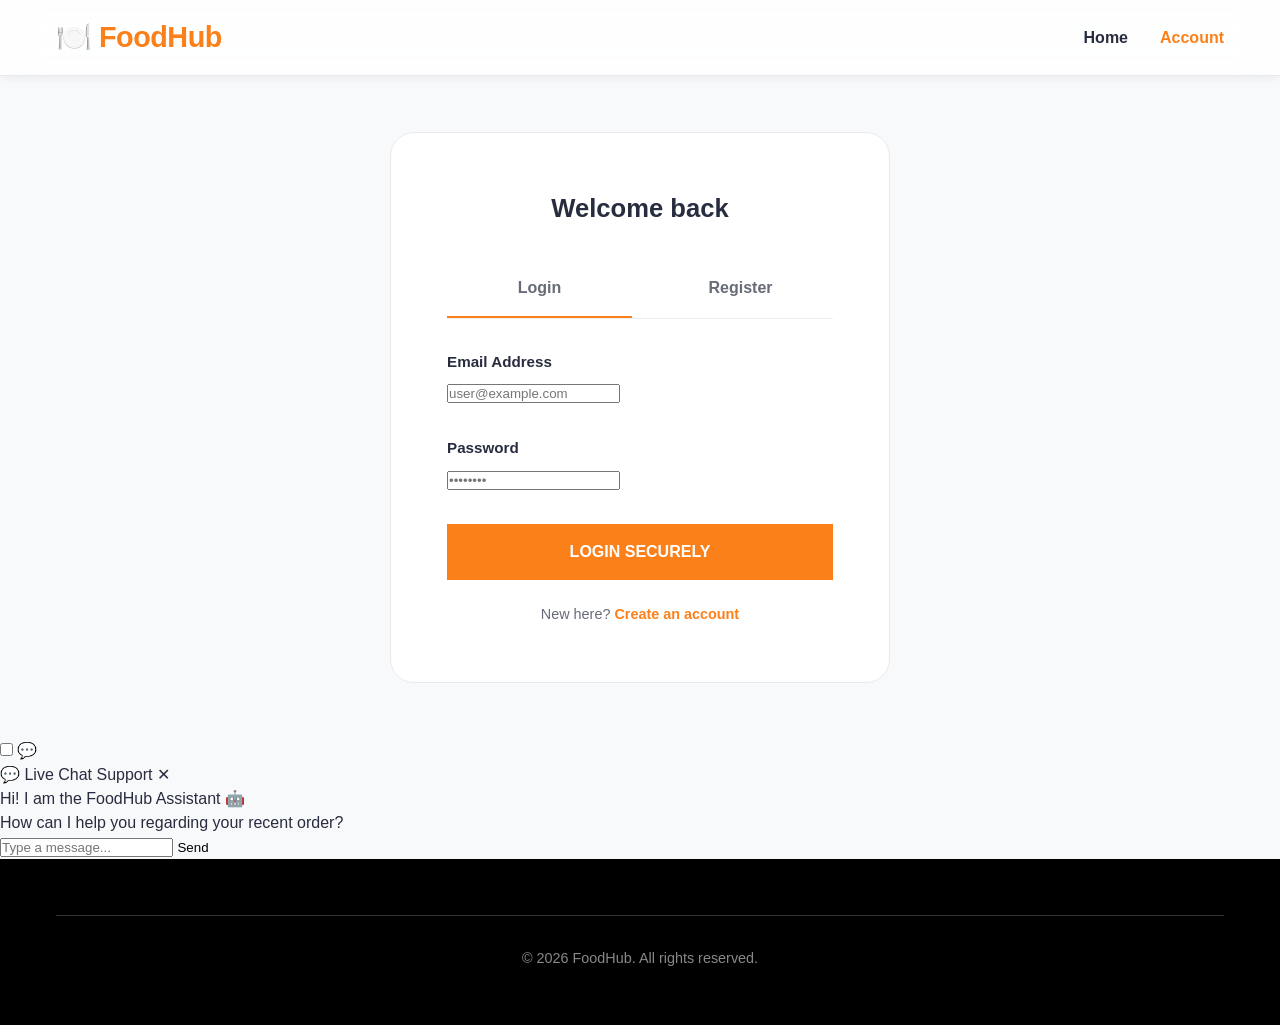
<file: account.html>
<!DOCTYPE html>
<html lang="en">

<head>
    <meta charset="UTF-8">
    <meta name="viewport" content="width=device-width, initial-scale=1.0">
    <title>My Account - FoodHub</title>
    <link rel="stylesheet" href="style.css">
</head>

<body>
    <!-- Header Section -->
    <header class="header">
        <div class="container">
            <div class="header-content">
                <div class="logo">
                    <a href="index.html">
                        🍽️ FoodHub
                    </a>
                </div>
                <nav class="nav-menu">
                    <a href="index.html" class="nav-link">Home</a>
                    <a href="account.html" class="nav-link active">Account</a>
                </nav>
            </div>
        </div>
    </header>

    <!-- Account Details -->
    <main class="container">
        <!-- Auth Section Wrapper (Can mock login vs dashboard with simple CSS) -->
        <input type="checkbox" id="logged-in" style="display:none;" class="auth-toggle">

        <!-- Not logged in view (Auth tabs) -->
        <div class="auth-container reveal"
            style="max-width: 500px; margin: var(--space-2xl) auto; background: var(--bg-card); padding: var(--space-2xl); border-radius: var(--radius-xl); border: 1px solid var(--border);">
            <h2 class="section-title" style="text-align: center; margin-bottom: var(--space-xl); padding-left: 0;">
                Welcome back</h2>

            <input type="radio" name="auth-tab" id="auth-login" class="tab-radio" checked style="display:none;">
            <input type="radio" name="auth-tab" id="auth-register" class="tab-radio" style="display:none;">

            <div class="auth-tabs"
                style="display:flex; gap: var(--space-md); margin-bottom: var(--space-xl); border-bottom: 1px solid var(--divider);">
                <label for="auth-login" class="auth-tab-label"
                    style="flex:1; text-align:center; padding: var(--space-md); cursor:pointer; font-weight:700; color: var(--text-muted); transition: var(--transition-base);">Login</label>
                <label for="auth-register" class="auth-tab-label"
                    style="flex:1; text-align:center; padding: var(--space-md); cursor:pointer; font-weight:700; color: var(--text-muted); transition: var(--transition-base);">Register</label>
            </div>

            <style>
                #auth-login:checked~.auth-tabs [for="auth-login"],
                #auth-register:checked~.auth-tabs [for="auth-register"] {
                    color: var(--primary);
                    border-bottom: 2px solid var(--primary);
                }

                .auth-form {
                    display: none;
                    animation: fadeInUp 0.4s ease;
                }

                #auth-login:checked~#form-login {
                    display: block;
                }

                #auth-register:checked~#form-register {
                    display: block;
                }
            </style>

            <!-- Login Form -->
            <div class="auth-form" id="form-login">
                <div class="form-group">
                    <label>Email Address</label>
                    <input type="email" placeholder="user@example.com" required>
                </div>
                <div class="form-group">
                    <label>Password</label>
                    <input type="password" placeholder="••••••••" required>
                </div>
                <label for="logged-in" class="checkout-btn" style="cursor:pointer;"
                    onclick="setTimeout(function(){window.scrollTo(0,0);}, 50);">
                    Login Securely
                </label>
                <p style="text-align: center; margin-top: 1.5rem; font-size: 0.9rem; color: var(--text-muted);">
                    New here? <label for="auth-register"
                        style="color: var(--primary); cursor: pointer; font-weight: 700;">Create an account</label>
                </p>
            </div>

            <!-- Register Form -->
            <div class="auth-form" id="form-register">
                <div class="form-group">
                    <label>Full Name</label>
                    <input type="text" placeholder="John Doe" required>
                </div>
                <div class="form-group">
                    <label>Email Address</label>
                    <input type="email" placeholder="user@example.com" required>
                </div>
                <div class="form-group">
                    <label>Password</label>
                    <input type="password" placeholder="••••••••" required>
                </div>
                <label for="auth-login" class="checkout-btn" style="background:var(--secondary); cursor: pointer;">
                    Create Account
                </label>
                <p style="text-align: center; margin-top: 1.5rem; font-size: 0.9rem; color: var(--text-muted);">
                    Already have an account? <label for="auth-login"
                        style="color: var(--primary); cursor: pointer; font-weight: 700;">Sign in</label>
                </p>
            </div>
        </div>

        <!-- Logged in view (Dashboard) -->
        <style>
            .auth-container {
                display: block;
            }

            .dashboard-container {
                display: none;
            }

            #logged-in:checked~.auth-container {
                display: none;
            }

            #logged-in:checked~.dashboard-container {
                display: block;
                animation: slideInCart 0.4s ease;
            }

            /* Simple Toggle styling */
            .toggle-switch {
                position: relative;
                display: inline-block;
                width: 50px;
                height: 24px;
            }

            .toggle-switch input {
                opacity: 0;
                width: 0;
                height: 0;
            }

            .slider {
                position: absolute;
                cursor: pointer;
                top: 0;
                left: 0;
                right: 0;
                bottom: 0;
                background-color: #ccc;
                transition: .4s;
                border-radius: 24px;
            }

            .slider:before {
                position: absolute;
                content: "";
                height: 18px;
                width: 18px;
                left: 3px;
                bottom: 3px;
                background-color: white;
                transition: .4s;
                border-radius: 50%;
            }

            input:checked+.slider {
                background-color: var(--success);
            }

            input:checked+.slider:before {
                transform: translateX(26px);
            }
        </style>

        <div class="dashboard-container reveal">
            <h2 class="section-title">My Account</h2>

            <div class="account-container">
                <!-- CSS Hidden Radios for Account Tabs -->
                <input type="radio" name="acc-tab" id="tab-profile" class="tab-radio" checked style="display:none;">
                <input type="radio" name="acc-tab" id="tab-orders" class="tab-radio" style="display:none;">
                <input type="radio" name="acc-tab" id="tab-addresses" class="tab-radio" style="display:none;">
                <input type="radio" name="acc-tab" id="tab-favorites" class="tab-radio" style="display:none;">
                <input type="radio" name="acc-tab" id="tab-smart" class="tab-radio" style="display:none;">

                <!-- Sidebar Navigation -->
                <div class="account-sidebar">
                    <label for="tab-profile" class="tab-label">👤 Profile Settings</label>
                    <label for="tab-orders" class="tab-label">📦 Order History</label>
                    <label for="tab-addresses" class="tab-label">📍 Saved Addresses</label>
                    <label for="tab-favorites" class="tab-label">❤️ Favorite Restaurants</label>
                    <label for="tab-smart" class="tab-label">🌟 Smart Features</label>
                    <label for="logged-in" class="tab-label"
                        style="color:var(--error); margin-top:10px; opacity:0.8;">🚪 Logout</label>
                </div>

                <!-- Tab Contents -->
                <div class="account-content">

                    <!-- Profile Tab -->
                    <div class="tab-content" id="content-profile">
                        <h3>Profile Settings</h3>
                        <p style="color:var(--light-text); margin-bottom:var(--spacing-md)">Manage your personal
                            information.</p>
                        <div class="form-group">
                            <label>Name</label>
                            <input type="text" value="Ankit Sharma">
                        </div>
                        <div class="form-group">
                            <label>Email</label>
                            <input type="email" value="ankit@example.com">
                        </div>
                        <div class="form-group">
                            <label>Phone</label>
                            <input type="tel" value="+1 234 567 8900">
                        </div>
                        <button class="checkout-btn" style="width:auto; margin-top:var(--spacing-sm);">Save
                            Updates</button>
                    </div>

                    <!-- Orders Tab -->
                    <div class="tab-content" id="content-orders">
                        <h3>Order History</h3>
                        <p style="color:var(--light-text); margin-bottom:var(--spacing-md)">View your past orders.</p>
                        <div
                            style="border:1px solid var(--border-color); padding:var(--spacing-md); border-radius:var(--radius-md); margin-bottom:10px;">
                            <div style="display:flex; justify-content:space-between; margin-bottom:5px;">
                                <b>Order #FH84920</b>
                                <span style="color:var(--success); font-weight:bold;">Delivered</span>
                            </div>
                            <div style="font-size:0.9rem; color:var(--light-text); margin-bottom:10px;">Oct 24, 2026 -
                                1x Margherita Pizza</div>
                            <div style="display:flex; justify-content:space-between; align-items:center;">
                                <b>₹299</b>
                                <button
                                    style="padding:6px 12px; background:var(--primary-color); color:var(--white); border:none; border-radius:var(--radius-sm); cursor:pointer;">Reorder</button>
                            </div>
                        </div>

                        <div
                            style="border:1px solid var(--border-color); padding:var(--spacing-md); border-radius:var(--radius-md);">
                            <div style="display:flex; justify-content:space-between; margin-bottom:5px;">
                                <b>Order #FH81234</b>
                                <span style="color:var(--success); font-weight:bold;">Delivered</span>
                            </div>
                            <div style="font-size:0.9rem; color:var(--light-text); margin-bottom:10px;">Oct 21, 2026 -
                                2x Chicken Burger</div>
                            <div style="display:flex; justify-content:space-between; align-items:center;">
                                <b>₹398</b>
                                <button
                                    style="padding:6px 12px; background:var(--primary-color); color:var(--white); border:none; border-radius:var(--radius-sm); cursor:pointer;">Reorder</button>
                            </div>
                        </div>
                    </div>

                    <!-- Addresses Tab -->
                    <div class="tab-content" id="content-addresses">
                        <h3>Saved Addresses</h3>
                        <p style="color:var(--light-text); margin-bottom:var(--spacing-md)">Where do you want your food
                            delivered?</p>
                        <div
                            style="border:1px solid var(--border-color); padding:var(--spacing-md); border-radius:var(--radius-md); margin-bottom:10px; display:flex; justify-content:space-between; align-items:flex-start;">
                            <div>
                                <b style="display:block; margin-bottom:5px;">🏠 Home</b>
                                <div style="font-size:0.9rem; color:var(--light-text);">123 Main St, Apartment 4B<br>New
                                    York, NY 10001</div>
                            </div>
                            <button style="border:none; background:none; cursor:pointer;">✏️</button>
                        </div>
                        <button class="checkout-btn"
                            style="width:auto; margin-top:var(--spacing-sm); background:var(--white); color:var(--primary-color); border:2px solid var(--primary-color);">+
                            Add New Address</button>
                    </div>

                    <!-- Favorites Tab -->
                    <div class="tab-content" id="content-favorites">
                        <h3>Favorite Restaurants</h3>
                        <p style="color:var(--light-text); margin-bottom:var(--spacing-md)">Your go-to places for
                            delicious meals.</p>
                        <div
                            style="display:flex; align-items:center; gap:var(--spacing-md); border:1px solid var(--border-color); padding:var(--spacing-md); border-radius:var(--radius-md); margin-bottom:10px;">
                            <div style="font-size:2rem;">🍕</div>
                            <div style="flex:1;">
                                <h4 style="margin:0;">Pizza Paradise</h4>
                                <div style="font-size:0.8rem; color:var(--light-text);">Italian • 4.5 ⭐</div>
                            </div>
                            <button
                                style="border:none; color:var(--danger); cursor:pointer; font-size:1.2rem; background:none;">❤️</button>
                        </div>
                        <div
                            style="display:flex; align-items:center; gap:var(--spacing-md); border:1px solid var(--border-color); padding:var(--spacing-md); border-radius:var(--radius-md); margin-bottom:10px;">
                            <div style="font-size:2rem;">🍔</div>
                            <div style="flex:1;">
                                <h4 style="margin:0;">Burger Queen</h4>
                                <div style="font-size:0.8rem; color:var(--light-text);">Fast Food • 4.2 ⭐</div>
                            </div>
                            <button
                                style="border:none; color:var(--danger); cursor:pointer; font-size:1.2rem; background:none;">❤️</button>
                        </div>
                    </div>

                    <!-- Smart Features Tab -->
                    <div class="tab-content" id="content-smart">
                        <h3>🌟 Smart Features</h3>
                        <p style="color:var(--light-text); margin-bottom:var(--spacing-md)">Personalize your FoodHub
                            experience.</p>

                        <div
                            style="display:flex; justify-content:space-between; align-items:center; margin-bottom:20px; padding-bottom:15px; border-bottom:1px solid var(--border-color);">
                            <div>
                                <b style="display:block;">🔔 Push Notifications</b>
                                <span style="font-size:0.9rem; color:var(--light-text);">Get live updates on order
                                    status</span>
                            </div>
                            <label class="toggle-switch">
                                <input type="checkbox" checked>
                                <span class="slider"></span>
                            </label>
                        </div>

                        <div
                            style="display:flex; justify-content:space-between; align-items:center; margin-bottom:20px; padding-bottom:15px; border-bottom:1px solid var(--border-color);">
                            <div>
                                <b style="display:block;">🌱 Veg-Only Mode</b>
                                <span style="font-size:0.9rem; color:var(--light-text);">Hide all non-vegetarian items
                                    across the app</span>
                            </div>
                            <label class="toggle-switch">
                                <input type="checkbox">
                                <span class="slider"></span>
                            </label>
                        </div>

                        <div style="margin-top:20px;">
                            <b>🤖 AI Recommendations</b>
                            <div style="font-size:0.9rem; color:var(--light-text); margin-bottom:10px;">Based on your
                                past 5 orders, AI suggests you might like:</div>

                            <div
                                style="background:linear-gradient(135deg, rgba(252,128,25,0.1), rgba(96,178,70,0.1)); padding:var(--spacing-md); border-radius:var(--radius-md); border:1px dashed var(--primary-color);">
                                <h4 style="margin:0; color:var(--primary-color);">Gourmet Veggie Pizza</h4>
                                <p style="font-size:0.9rem; margin:5px 0;">Matches your preference for <b>Italian</b>
                                    and <b>Vegetarian</b>.</p>
                                <button class="checkout-btn"
                                    style="width:auto; padding:6px 12px; font-size:0.9rem;">View Item</button>
                            </div>
                        </div>

                    </div>
                </div>
            </div>
        </div>
    </main>

    <!-- Chat Support Widget -->
    <!-- Hidden toggle -->
    <input type="checkbox" id="chat-toggle" class="chat-widget-toggle">

    <!-- Floating button -->
    <label for="chat-toggle" class="chat-btn">💬</label>

    <!-- Chat Interface -->
    <div class="chat-box">
        <div class="chat-header">
            <span>💬 Live Chat Support</span>
            <label for="chat-toggle" style="cursor:pointer;">✕</label>
        </div>
        <div class="chat-body" id="chat-body">
            <div class="chat-msg msg-ai">
                Hi! I am the FoodHub Assistant 🤖<br>How can I help you regarding your recent order?
            </div>
            <!-- Dynamic msgs can be added here with JS, but static for now -->
        </div>
        <div class="chat-footer">
            <input type="text" id="chat-input" placeholder="Type a message..." onkeypress="handleChatEnter(event)">
            <button onclick="sendMessage()">Send</button>
        </div>
    </div>

    <!-- Footer -->
    <footer class="footer">
        <div class="container">
            <div class="footer-bottom">
                <p>&copy; 2026 FoodHub. All rights reserved.</p>
            </div>
        </div>
    </footer>

    <script>
        // Chat Bot Functionality
        const aiResponses = [
            "I'm sorry, I didn't quite catch that. Could you rephrase?",
            "Your order is currently being prepared and will be out for delivery soon!",
            "I can help you track your order or issue a refund. What would you like to do?",
            "If your food arrived cold, we deeply apologize. I have added a ₹50 coupon to your account!",
            "The delivery partner is 5 minutes away from your location.",
            "Our support agents are currently busy. Is there anything else I can help you with?",
            "I'm just a demo bot, but in a real app I would process your request instantly! 🍔"
        ];

        function sendMessage() {
            const inputField = document.getElementById('chat-input');
            const message = inputField.value.trim();
            const chatBody = document.getElementById('chat-body');

            if (message === '') return;

            // 1. Add User Message
            const userMsgDiv = document.createElement('div');
            userMsgDiv.className = 'chat-msg';
            userMsgDiv.style.alignSelf = 'flex-end';
            userMsgDiv.style.backgroundColor = 'var(--primary-color)';
            userMsgDiv.style.color = 'var(--white)';
            userMsgDiv.style.borderBottomRightRadius = '2px';
            userMsgDiv.textContent = message;
            chatBody.appendChild(userMsgDiv);

            // Clear input and scroll down
            inputField.value = '';
            chatBody.scrollTop = chatBody.scrollHeight;

            // 2. Simulate AI Typing delay and Response
            setTimeout(() => {
                const aiMsgDiv = document.createElement('div');
                aiMsgDiv.className = 'chat-msg msg-ai';

                // Pick a random response from the array
                const randomResponse = aiResponses[Math.floor(Math.random() * aiResponses.length)];
                aiMsgDiv.textContent = randomResponse;

                chatBody.appendChild(aiMsgDiv);
                chatBody.scrollTop = chatBody.scrollHeight;
            }, 1000); // 1 second delay
        }

        // Allow sending with Enter key
        function handleChatEnter(event) {
            if (event.key === 'Enter') {
                sendMessage();
            }
        }
    </script>
</body>

</html>
</file>
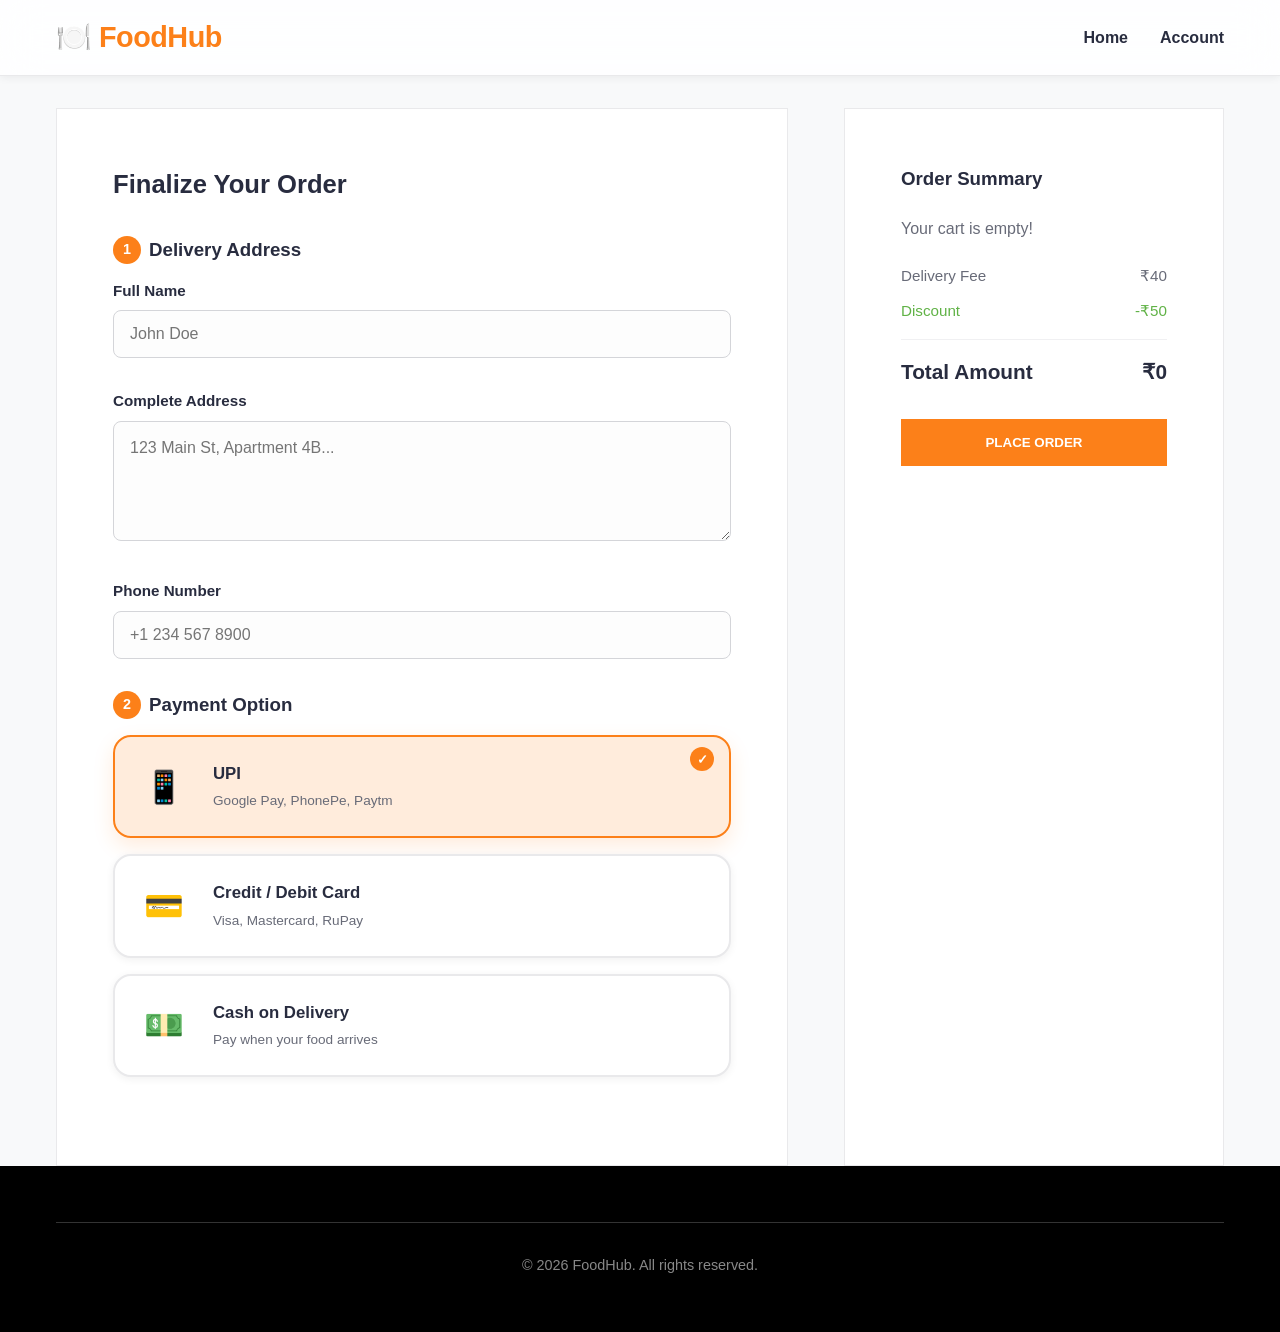
<file: checkout.html>
<!DOCTYPE html>
<html lang="en">

<head>
    <meta charset="UTF-8">
    <meta name="viewport" content="width=device-width, initial-scale=1.0">
    <title>Checkout - FoodHub</title>
    <link rel="stylesheet" href="style.css">
</head>

<body>
    <!-- Header Section -->
    <header class="header">
        <div class="container">
            <div class="header-content">
                <div class="logo">
                    <a href="index.html">
                        🍽️ FoodHub
                    </a>
                </div>
                <nav class="nav-menu">
                    <a href="index.html" class="nav-link">Home</a>
                    <a href="account.html" class="nav-link">Account</a>
                </nav>
            </div>
        </div>
    </header>

    <!-- Checkout Content -->
    <main class="container">
        <div class="checkout-container reveal">
            <!-- Checkout Form -->
            <div class="checkout-form">
                <h2 class="section-title">Finalize Your Order</h2>

                <!-- Step 1: Delivery -->
                <div class="checkout-step">
                    <h3 style="margin-bottom: var(--space-md); display: flex; align-items: center; gap: 8px;">
                        <span
                            style="background: var(--primary); color: #fff; width: 28px; height: 28px; border-radius: 50%; display: flex; align-items: center; justify-content: center; font-size: 0.9rem;">1</span>
                        Delivery Address
                    </h3>
                    <div class="form-group">
                        <label for="name">Full Name</label>
                        <input type="text" id="name" class="form-input" placeholder="John Doe" required>
                    </div>
                    <div class="form-group">
                        <label for="address">Complete Address</label>
                        <textarea id="address" class="form-input" rows="3" placeholder="123 Main St, Apartment 4B..."
                            required></textarea>
                    </div>
                    <div class="form-group">
                        <label for="phone">Phone Number</label>
                        <input type="tel" id="phone" class="form-input" placeholder="+1 234 567 8900" required>
                    </div>
                </div>

                <!-- Step 2: Payment -->
                <div class="checkout-step" style="margin-top: var(--space-xl);">
                    <h3 style="margin-bottom: var(--space-md); display: flex; align-items: center; gap: 8px;">
                        <span
                            style="background: var(--primary); color: #fff; width: 28px; height: 28px; border-radius: 50%; display: flex; align-items: center; justify-content: center; font-size: 0.9rem;">2</span>
                        Payment Option
                    </h3>
                    <div class="payment-options">
                        <input type="radio" name="payment" id="pay-upi" class="payment-radio" style="display:none;"
                            checked>
                        <label for="pay-upi" class="payment-option-label">
                            <span class="icon">📱</span>
                            <div class="details">
                                <b>UPI</b>
                                <span>Google Pay, PhonePe, Paytm</span>
                            </div>
                        </label>

                        <input type="radio" name="payment" id="pay-card" class="payment-radio" style="display:none;">
                        <label for="pay-card" class="payment-option-label">
                            <span class="icon">💳</span>
                            <div class="details">
                                <b>Credit / Debit Card</b>
                                <span>Visa, Mastercard, RuPay</span>
                            </div>
                        </label>

                        <input type="radio" name="payment" id="pay-cod" class="payment-radio" style="display:none;">
                        <label for="pay-cod" class="payment-option-label">
                            <span class="icon">💵</span>
                            <div class="details">
                                <b>Cash on Delivery</b>
                                <span>Pay when your food arrives</span>
                            </div>
                        </label>
                    </div>
                </div>
            </div>

            <!-- Order Summary -->
            <div class="order-summary" id="order-summary-container">
                <h3 style="margin-bottom: var(--space-lg);">Order Summary</h3>
                <div id="checkout-items-list" style="margin-bottom: var(--space-lg);">
                    <!-- Dynamic items will be injected here -->
                </div>
                <div
                    style="display:flex; justify-content:space-between; margin-bottom:var(--space-sm); font-size: 0.95rem; color: var(--text-muted);">
                    <span>Delivery Fee</span>
                    <span>₹40</span>
                </div>
                <div
                    style="display:flex; justify-content:space-between; margin-bottom:var(--space-md); font-size: 0.95rem; color: var(--success);">
                    <span>Discount</span>
                    <span>-₹50</span>
                </div>
                <hr style="border:0; border-top:1px solid var(--divider); margin: var(--space-md) 0;">
                <div
                    style="display:flex; justify-content:space-between; font-weight:800; font-size:1.3rem; margin-bottom: var(--space-xl);">
                    <span>Total Amount</span>
                    <span id="checkout-total">₹0</span>
                </div>

                <a href="tracking.html" style="text-decoration:none;">
                    <button class="checkout-btn" onclick="clearCart()">Place Order</button>
                </a>
            </div>
        </div>
    </main>

    <!-- Footer -->
    <footer class="footer">
        <div class="container">
            <div class="footer-bottom">
                <p>&copy; 2026 FoodHub. All rights reserved.</p>
            </div>
        </div>
    </footer>

    <script>
        document.addEventListener('DOMContentLoaded', () => {
            const cart = JSON.parse(localStorage.getItem('foodhub_cart')) || [];
            const itemsList = document.getElementById('checkout-items-list');
            const totalDisplay = document.getElementById('checkout-total');

            let subtotal = 0;
            itemsList.innerHTML = '';

            if (cart.length === 0) {
                itemsList.innerHTML = '<p style="color: #686b78;">Your cart is empty!</p>';
                totalDisplay.innerText = '₹0';
                return;
            }

            cart.forEach(item => {
                subtotal += item.price;
                const itemDiv = document.createElement('div');
                itemDiv.style.display = 'flex';
                itemDiv.style.justifyContent = 'space-between';
                itemDiv.style.marginBottom = '10px';
                itemDiv.innerHTML = `
                    <span>${item.name} (x1)</span>
                    <span>₹${item.price}</span>
                `;
                itemsList.appendChild(itemDiv);
            });

            const finalTotal = subtotal + 40 - 50;
            totalDisplay.innerText = `₹${Math.max(0, finalTotal)}`;
        });

        function clearCart() {
            localStorage.removeItem('foodhub_cart');
        }
    </script>
</body>

</html>
</file>
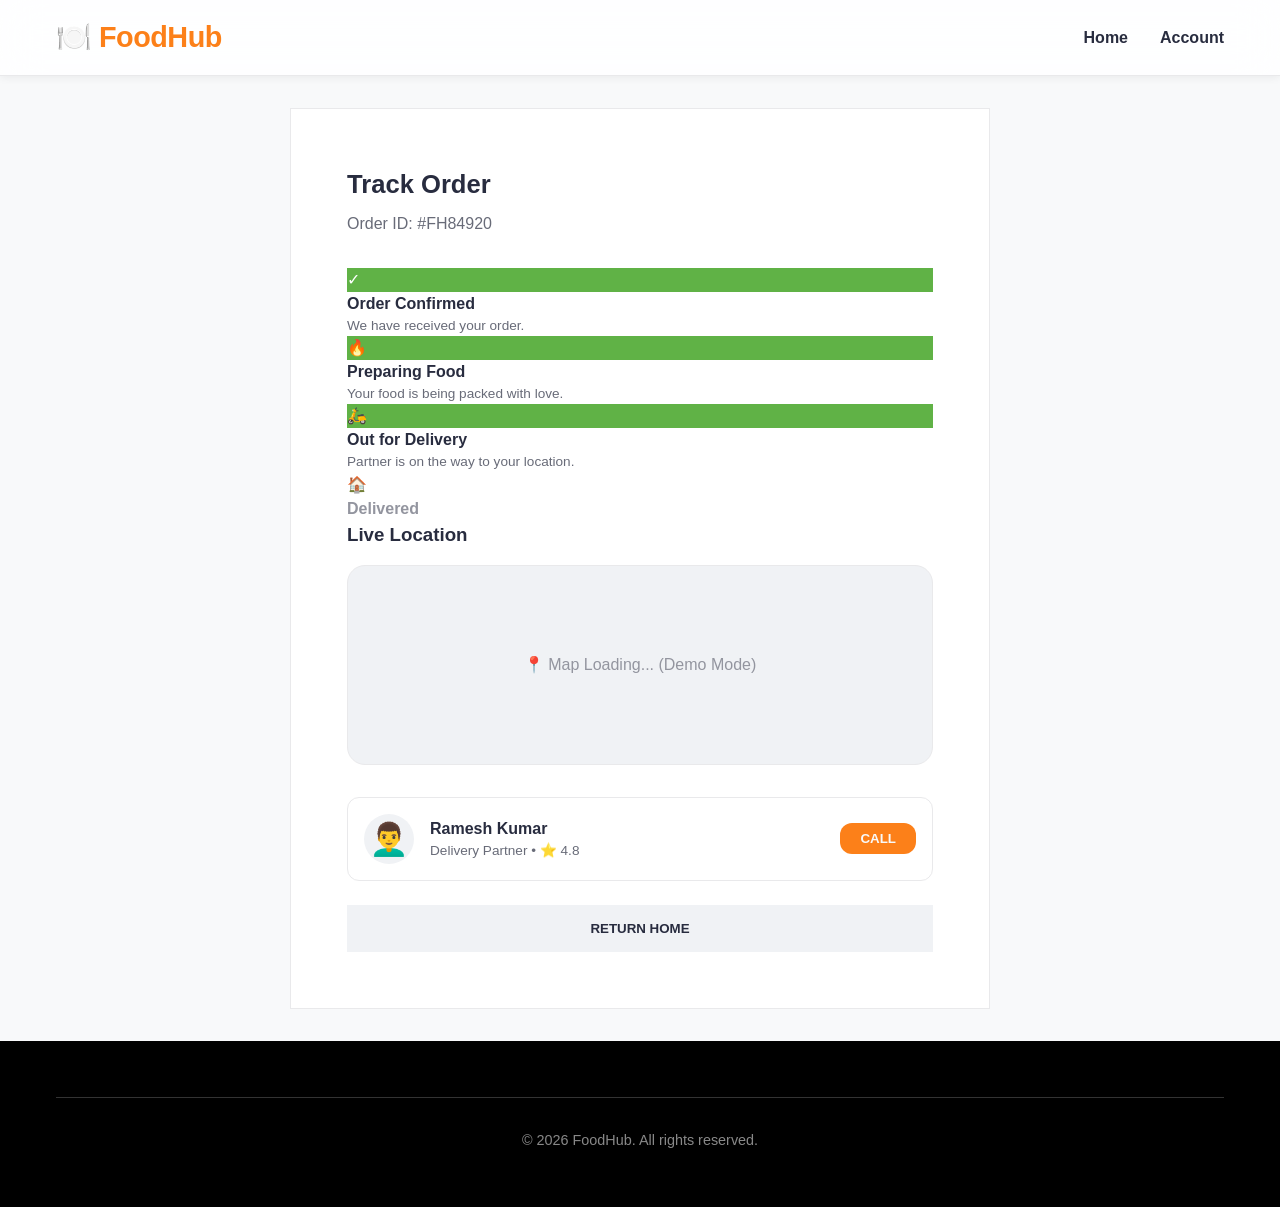
<file: tracking.html>
<!--  -->
<!DOCTYPE html>
<html lang="en">

<head>
    <meta charset="UTF-8">
    <meta name="viewport" content="width=device-width, initial-scale=1.0">
    <title>Track Order - FoodHub</title>
    <link rel="stylesheet" href="style.css">
</head>

<body>
    <!-- Header Section -->
    <header class="header">
        <div class="container">
            <div class="header-content">
                <div class="logo">
                    <a href="index.html">
                        🍽️ FoodHub
                    </a>
                </div>
                <nav class="nav-menu">
                    <a href="index.html" class="nav-link">Home</a>
                    <a href="account.html" class="nav-link">Account</a>
                </nav>
            </div>
        </div>
    </header>

    <!-- Tracking Content -->
    <main class="container">
        <div class="tracking-container reveal">
            <div class="tracking-card">
                <h2 class="section-title" style="margin-bottom:var(--space-xs);">Track Order</h2>
                <p style="color: var(--text-muted); margin-bottom: var(--space-xl);">Order ID: #FH84920</p>
                <div class="stepper">
                    <div class="step active">
                        <div class="step-icon">✓</div>
                        <div class="step-content">
                            <b>Order Confirmed</b>
                            <div style="font-size:0.85rem; color:var(--text-muted);">We have received your order.</div>
                        </div>
                        <div class="step-line"></div>
                    </div>

                    <div class="step active">
                        <div class="step-icon">🔥</div>
                        <div class="step-content">
                            <b>Preparing Food</b>
                            <div style="font-size:0.85rem; color:var(--text-muted);">Your food is being packed with
                                love.</div>
                        </div>
                        <div class="step-line"></div>
                    </div>

                    <div class="step active">
                        <div class="step-icon">🛵</div>
                        <div class="step-content">
                            <b>Out for Delivery</b>
                            <div style="font-size:0.85rem; color:var(--text-muted);">Partner is on the way to your
                                location.</div>
                        </div>
                        <div class="step-line"></div>
                    </div>

                    <div class="step">
                        <div class="step-icon">🏠</div>
                        <div class="step-content">
                            <b style="color:var(--text-dim);">Delivered</b>
                        </div>
                        <div class="step-line"></div>
                    </div>
                </div>

                <h3 style="margin-bottom: var(--space-md);">Live Location</h3>
                <div class="live-map"
                    style="background: var(--bg-surface); height: 200px; display:flex; align-items:center; justify-content:center; border-radius: var(--radius-lg); border: 1px solid var(--border); margin-bottom: var(--space-xl);">
                    <span style="color: var(--text-dim);">📍 Map Loading... (Demo Mode)</span>
                </div>

                <div class="partner-details"
                    style="display:flex; align-items:center; gap: var(--space-md); padding: var(--space-md); background: rgba(255,255,255,0.03); border-radius: var(--radius-md); border: 1px solid var(--border);">
                    <div class="partner-avatar"
                        style="font-size: 2rem; width: 50px; height: 50px; background: var(--bg-surface); border-radius: 50%; display:flex; align-items:center; justify-content:center;">
                        👨‍🦱
                    </div>
                    <div>
                        <h4 style="margin:0;">Ramesh Kumar</h4>
                        <div style="font-size:0.85rem; color:var(--text-muted);">Delivery Partner • ⭐ 4.8</div>
                    </div>
                    <div style="margin-left:auto;">
                        <button
                            style="padding:8px 20px; background:var(--primary); color:var(--bg-main); border:none; border-radius:var(--radius-md); font-weight:800; cursor:pointer;"
                            onclick="alert('Calling partner...')">CALL</button>
                    </div>
                </div>

                <br>
                <a href="index.html" style="text-decoration:none;">
                    <button class="checkout-btn" style="background: var(--bg-surface); color: var(--text-main);">Return
                        Home</button>
                </a>
            </div>
        </div>
    </main>

    <!-- Footer -->
    <footer class="footer">
        <div class="container">
            <div class="footer-bottom">
                <p>&copy; 2026 FoodHub. All rights reserved.</p>
            </div>
        </div>
    </footer>
</body>

</html>
</file>
<file: style.css>
/* ===================================
   PREMIUM DESIGN SYSTEM (Tokens - LIGHT MODE)
   =================================== */

:root {
    /* Main Palette - Fresh & Appetizing */
    --primary: #fc8019;
    /* Signature FoodHub Orange */
    --primary-hover: #e67316;
    --primary-glow: rgba(252, 128, 25, 0.15);
    --secondary: #60b246;
    /* Fresh Green */
    --secondary-hover: #529a3c;

    /* Base Colors - Clean White Experience */
    --bg-main: #f8f9fa;
    --bg-card: #ffffff;
    --bg-surface: #f0f2f5;
    --bg-glass: rgba(255, 255, 255, 0.85);
    --bg-glass-heavy: rgba(255, 255, 255, 0.95);

    /* Text Colors */
    --text-main: #282c3f;
    --text-muted: #686b78;
    --text-dim: #93959f;
    --text-white: #ffffff;

    /* Borders & Accents */
    --border: #e9e9eb;
    --border-bright: #d4d5d9;
    --divider: #f0f0f2;

    /* Functional Colors */
    --success: #60b246;
    --error: #fa4a5b;
    --warning: #ffcc00;
    --info: #3b82f6;

    /* Spacing System */
    --space-2xs: 0.25rem;
    --space-xs: 0.5rem;
    --space-sm: 0.75rem;
    --space-md: 1rem;
    --space-lg: 1.5rem;
    --space-xl: 2rem;
    --space-2xl: 3.5rem;
    --container-max: 1200px;

    /* Shadows & Effects (Softer for Light Mode) */
    --shadow-sm: 0 2px 8px rgba(0, 0, 0, 0.06);
    --shadow-md: 0 8px 24px rgba(0, 0, 0, 0.1);
    --shadow-lg: 0 16px 48px rgba(0, 0, 0, 0.12);
    --glass-blur: 20px;

    /* Radius */
    --radius-sm: 8px;
    --radius-md: 12px;
    --radius-lg: 18px;
    --radius-xl: 24px;
    --radius-full: 9999px;

    /* Transitions */
    --transition-fast: 0.2s cubic-bezier(0.4, 0, 0.2, 1);
    --transition-base: 0.3s cubic-bezier(0.4, 0, 0.2, 1);
    --transition-slow: 0.5s cubic-bezier(0.4, 0, 0.2, 1);
}

/* ===================================
   BASE RESET & TYPOGRAPHY
   =================================== */

* {
    margin: 0;
    padding: 0;
    box-sizing: border-box;
    -webkit-font-smoothing: antialiased;
}

html {
    scroll-behavior: smooth;
}

body {
    font-family: 'Outfit', 'Inter', -apple-system, sans-serif;
    background-color: var(--bg-main);
    color: var(--text-main);
    line-height: 1.5;
    overflow-x: hidden;
}

.container {
    max-width: var(--container-max);
    margin: 0 auto;
    padding: 0 var(--space-md);
}

a {
    text-decoration: none;
    color: inherit;
    transition: var(--transition-fast);
}

button {
    font-family: inherit;
    cursor: pointer;
    border: none;
    background: none;
    outline: none;
}

/* ===================================
   SCROLLBAR
   =================================== */

::-webkit-scrollbar {
    width: 8px;
}

::-webkit-scrollbar-track {
    background: var(--bg-main);
}

::-webkit-scrollbar-thumb {
    background: var(--border-bright);
    border-radius: var(--radius-full);
}

::-webkit-scrollbar-thumb:hover {
    background: var(--text-dim);
}

/* ===================================
   ANIMATIONS
   =================================== */

@keyframes fadeInUp {
    from {
        opacity: 0;
        transform: translateY(20px);
    }

    to {
        opacity: 1;
        transform: translateY(0);
    }
}

@keyframes fadeInScale {
    from {
        opacity: 0;
        transform: scale(0.95);
    }

    to {
        opacity: 1;
        transform: scale(1);
    }
}

.reveal {
    animation: fadeInUp 0.6s cubic-bezier(0.2, 0.8, 0.2, 1) forwards;
}

/* ===================================
   HEADER & NAVBAR
   =================================== */

.header {
    background-color: var(--bg-glass);
    backdrop-filter: blur(var(--glass-blur));
    -webkit-backdrop-filter: blur(var(--glass-blur));
    border-bottom: 1px solid var(--border);
    position: sticky;
    top: 0;
    z-index: 1000;
    padding: var(--space-md) 0;
    box-shadow: var(--shadow-sm);
}

.header-content {
    display: flex;
    align-items: center;
    justify-content: space-between;
    gap: var(--space-xl);
}

.logo {
    display: flex;
    align-items: center;
    gap: var(--space-xs);
    font-size: 1.8rem;
    font-weight: 800;
    color: var(--primary);
    letter-spacing: -0.5px;
}

.search-bar {
    flex: 1;
    max-width: 550px;
    position: relative;
}

.search-input-wrapper {
    display: flex;
    align-items: center;
    background: #fff;
    border: 1px solid var(--border-bright);
    border-radius: var(--radius-sm);
    padding: 0 var(--space-sm);
    transition: var(--transition-base);
}

.search-input-wrapper:focus-within {
    border-color: var(--primary);
    box-shadow: 0 4px 12px var(--primary-glow);
}

.search-input {
    flex: 1;
    background: none;
    border: none;
    color: var(--text-main);
    padding: var(--space-sm);
    outline: none;
    font-size: 0.9rem;
}

.search-icon {
    font-size: 1.1rem;
    color: var(--text-dim);
}

.nav-menu {
    display: flex;
    align-items: center;
    gap: var(--space-xl);
}

.nav-link {
    font-weight: 600;
    color: var(--text-main);
    font-size: 1rem;
    transition: var(--transition-fast);
}

.nav-link:hover,
.nav-link.active {
    color: var(--primary);
}

.cart-btn {
    background: var(--primary);
    color: var(--text-white);
    padding: var(--space-sm) var(--space-lg);
    border-radius: var(--radius-sm);
    font-weight: 700;
    display: flex;
    align-items: center;
    gap: var(--space-xs);
    box-shadow: 0 4px 14px var(--primary-glow);
    transition: var(--transition-base);
    position: relative;
}

.cart-btn:hover {
    background: var(--primary-hover);
    transform: translateY(-1px);
}

.cart-count {
    background: #fff;
    color: var(--primary);
    font-size: 0.75rem;
    width: 20px;
    height: 20px;
    border-radius: 50%;
    display: flex;
    align-items: center;
    justify-content: center;
    font-weight: 800;
}

/* ===================================
   HERO SECTION
   =================================== */

.hero {
    background: #282c3f;
    /* Deep Swiggy-like Navy for contrast */
    color: #fff;
    padding: var(--space-2xl) 0;
    text-align: center;
}

.hero h2 {
    font-size: 3rem;
    font-weight: 800;
    margin-bottom: var(--space-sm);
}

.hero p {
    font-size: 1.1rem;
    opacity: 0.9;
}

/* ===================================
   CATEGORIES
   =================================== */

.categories {
    padding: var(--space-2xl) 0;
}

.section-title {
    font-size: 1.6rem;
    font-weight: 800;
    margin-bottom: var(--space-xl);
    color: #282c3f;
}

.category-grid {
    display: flex;
    overflow-x: auto;
    gap: var(--space-xl);
    padding-bottom: var(--space-md);
    scrollbar-width: none;
}

.category-grid::-webkit-scrollbar {
    display: none;
}

.category-card {
    min-width: 120px;
    text-align: center;
    cursor: pointer;
    transition: var(--transition-base);
    padding: var(--space-md);
    border-radius: var(--radius-md);
}

.category-card:hover {
    transform: scale(1.05);
    background-color: var(--primary-glow);
    border: 1px solid rgba(252, 128, 25, 0.3);
}

.category-icon {
    font-size: 3.5rem;
    margin-bottom: var(--space-xs);
    display: block;
}

.category-card h3 {
    font-size: 1rem;
    font-weight: 600;
    color: var(--text-muted);
}

/* ===================================
   FOOD LISTING
   =================================== */

.food-listing {
    padding: var(--space-xl) 0 var(--space-2xl);
}

.food-grid {
    display: grid;
    grid-template-columns: repeat(auto-fill, minmax(280px, 1fr));
    gap: var(--space-xl);
}

.food-card {
    background: var(--bg-card);
    border-radius: 0;
    /* Modern squared-off look or minimal radius */
    overflow: hidden;
    transition: var(--transition-base);
    border: 1px solid transparent;
}

.food-card:hover {
    box-shadow: var(--shadow-md);
    border-color: var(--border);
}

.food-image {
    height: 180px;
    position: relative;
}

.food-image img {
    width: 100%;
    height: 100%;
    object-fit: cover;
}

.badge {
    position: absolute;
    top: 10px;
    left: 10px;
    background: var(--primary);
    color: #fff;
    padding: 4px 8px;
    font-size: 0.7rem;
    font-weight: 800;
    text-transform: uppercase;
}

.veg-badge,
.nonveg-badge {
    top: 10px;
    right: 10px;
    left: auto;
    background: #fff;
    padding: 2px;
    border-radius: 2px;
}

.food-info {
    padding: var(--space-md);
}

.food-name {
    font-size: 1.1rem;
    font-weight: 700;
    margin-bottom: 4px;
}

.food-meta {
    display: flex;
    align-items: center;
    gap: var(--space-md);
    color: var(--text-muted);
    font-size: 0.85rem;
    margin-bottom: var(--space-sm);
}

.rating {
    display: flex;
    align-items: center;
    gap: 4px;
    background: #48c479;
    color: #fff;
    padding: 2px 6px;
    font-weight: 700;
}

.food-description {
    font-size: 0.85rem;
    color: var(--text-dim);
    margin-bottom: var(--space-md);
    line-height: 1.4;
    display: -webkit-box;
    -webkit-line-clamp: 2;
    line-clamp: 2;
    -webkit-box-orient: vertical;
    overflow: hidden;
    min-height: 2.4em;
}

.food-footer {
    display: flex;
    align-items: center;
    justify-content: space-between;
    padding-top: var(--space-sm);
    border-top: 1px solid var(--divider);
}

.price {
    font-weight: 700;
    font-size: 1.1rem;
}

.add-to-cart-btn {
    color: var(--primary);
    font-weight: 800;
    text-transform: uppercase;
    font-size: 0.85rem;
    padding: 6px 16px;
    border: 1px solid var(--border-bright);
    transition: var(--transition-fast);
}

.add-to-cart-btn:hover {
    box-shadow: var(--shadow-sm);
}

/* ===================================
   SIDEBAR & MODALS
   =================================== */

.cart-sidebar {
    position: fixed;
    top: 0;
    right: -450px;
    width: 450px;
    max-width: 100vw;
    height: 100vh;
    background: #fff;
    z-index: 2000;
    transition: var(--transition-slow);
    display: flex;
    flex-direction: column;
    box-shadow: -10px 0 30px rgba(0, 0, 0, 0.1);
}

.cart-sidebar.active {
    right: 0;
}

.cart-overlay {
    position: fixed;
    top: 0;
    left: 0;
    width: 100vw;
    height: 100vh;
    background: rgba(0, 0, 0, 0.4);
    backdrop-filter: blur(4px);
    z-index: 1500;
    visibility: hidden;
    opacity: 0;
    transition: var(--transition-base);
}

.cart-overlay.active {
    visibility: visible;
    opacity: 1;
}

.cart-header {
    padding: var(--space-xl);
    border-bottom: 1px solid var(--border);
    display: flex;
    justify-content: space-between;
    align-items: center;
}

.cart-items {
    flex: 1;
    overflow-y: auto;
    padding: var(--space-lg);
}

.cart-item {
    display: flex;
    justify-content: space-between;
    padding: var(--space-md) 0;
    border-bottom: 1px solid var(--divider);
}

.cart-footer {
    padding: var(--space-xl);
    background: #f9f9f9;
}

.checkout-btn {
    display: block;
    width: 100%;
    background: var(--primary);
    color: #fff;
    padding: var(--space-md);
    text-align: center;
    font-weight: 800;
    text-transform: uppercase;
}

/* ===================================
   ACCOUNT / DASHBOARD
   =================================== */

.account-container {
    display: grid;
    grid-template-columns: 260px 1fr;
    gap: var(--space-2xl);
    margin-top: var(--space-xl);
}

.account-sidebar {
    background: #fff;
    padding: var(--space-md);
    border: 1px solid var(--border);
}

.tab-label {
    display: block;
    padding: var(--space-md);
    font-weight: 600;
    color: var(--text-muted);
    cursor: pointer;
    transition: var(--transition-fast);
}

.tab-label:hover {
    color: var(--text-main);
}

.tab-radio:checked+.tab-label,
#tab-profile:checked~.account-sidebar [for="tab-profile"],
#tab-orders:checked~.account-sidebar [for="tab-orders"],
#tab-addresses:checked~.account-sidebar [for="tab-addresses"],
#tab-favorites:checked~.account-sidebar [for="tab-favorites"],
#tab-smart:checked~.account-sidebar [for="tab-smart"] {
    color: var(--text-main);
    background: var(--bg-surface);
}

.tab-content {
    background: #fff;
    padding: var(--space-2xl);
    border: 1px solid var(--border);
}

/* ===================================
   CHECKOUT & TRACKING
   =================================== */

.checkout-container {
    display: grid;
    grid-template-columns: 1fr 380px;
    gap: var(--space-2xl);
    margin-top: var(--space-xl);
}

.checkout-form,
.order-summary {
    background: #fff;
    padding: var(--space-2xl);
    border: 1px solid var(--border);
}

.form-group {
    margin-bottom: var(--space-xl);
}

.form-group label {
    display: block;
    font-weight: 700;
    margin-bottom: var(--space-xs);
    color: var(--text-main);
    font-size: 0.95rem;
}

.form-input {
    width: 100%;
    padding: 14px 16px;
    border: 1px solid var(--border-bright);
    border-radius: var(--radius-sm);
    background: #fdfdfd;
    color: var(--text-main);
    font-family: inherit;
    font-size: 1rem;
    transition: all 0.25s ease;
}

.form-input:hover {
    border-color: var(--text-dim);
}

.form-input:focus {
    border-color: var(--primary);
    background: #fff;
    box-shadow: 0 0 0 4px var(--primary-glow);
    outline: none;
}

textarea.form-input {
    min-height: 120px;
    resize: vertical;
    line-height: 1.5;
}

.payment-options {
    display: grid;
    grid-template-columns: 1fr;
    gap: var(--space-md);
    margin-bottom: var(--space-xl);
}

.payment-option-label {
    display: flex;
    align-items: center;
    gap: var(--space-lg);
    padding: var(--space-lg);
    background: #fff;
    border: 2px solid var(--border);
    border-radius: var(--radius-lg);
    cursor: pointer;
    transition: var(--transition-base);
    box-shadow: var(--shadow-sm);
    position: relative;
    overflow: hidden;
}

.payment-option-label:hover {
    border-color: var(--text-dim);
    background: var(--bg-main);
    transform: translateY(-2px);
    box-shadow: var(--shadow-md);
}

.payment-radio:checked+.payment-option-label {
    border-color: var(--primary);
    background: var(--primary-glow);
    box-shadow: 0 8px 20px var(--primary-glow);
}

.payment-radio:checked+.payment-option-label::after {
    content: "✓";
    position: absolute;
    top: 10px;
    right: 15px;
    background: var(--primary);
    color: #fff;
    width: 24px;
    height: 24px;
    border-radius: 50%;
    display: flex;
    align-items: center;
    justify-content: center;
    font-size: 0.8rem;
    font-weight: 900;
}

.payment-option-label .icon {
    font-size: 2rem;
    min-width: 50px;
    text-align: center;
}

.payment-option-label .details b {
    display: block;
    font-size: 1.05rem;
    color: var(--text-main);
    margin-bottom: 2px;
}

.payment-option-label .details span {
    font-size: 0.85rem;
    color: var(--text-muted);
}

.tracking-card {
    background: #fff;
    padding: var(--space-2xl);
    border: 1px solid var(--border);
    max-width: 700px;
    margin: var(--space-xl) auto;
}

.step.active .step-icon {
    background: var(--secondary);
    color: #fff;
    border-color: var(--secondary);
}

/* ===================================
   FOOTER
   =================================== */

.footer {
    background: #000;
    color: #fff;
    padding: var(--space-2xl) 0;
}

.footer-bottom {
    text-align: center;
    padding-top: var(--space-xl);
    border-top: 1px solid #333;
    font-size: 0.9rem;
    color: #888;
}

/* ===================================
   RESPONSIVE
   =================================== */

@media (max-width: 992px) {

    .account-container,
    .checkout-container {
        grid-template-columns: 1fr;
    }
}

@media (max-width: 768px) {
    .header-content {
        flex-direction: column;
        gap: var(--space-md);
    }

    .logo {
        font-size: 1.5rem;
    }
}
</file>
